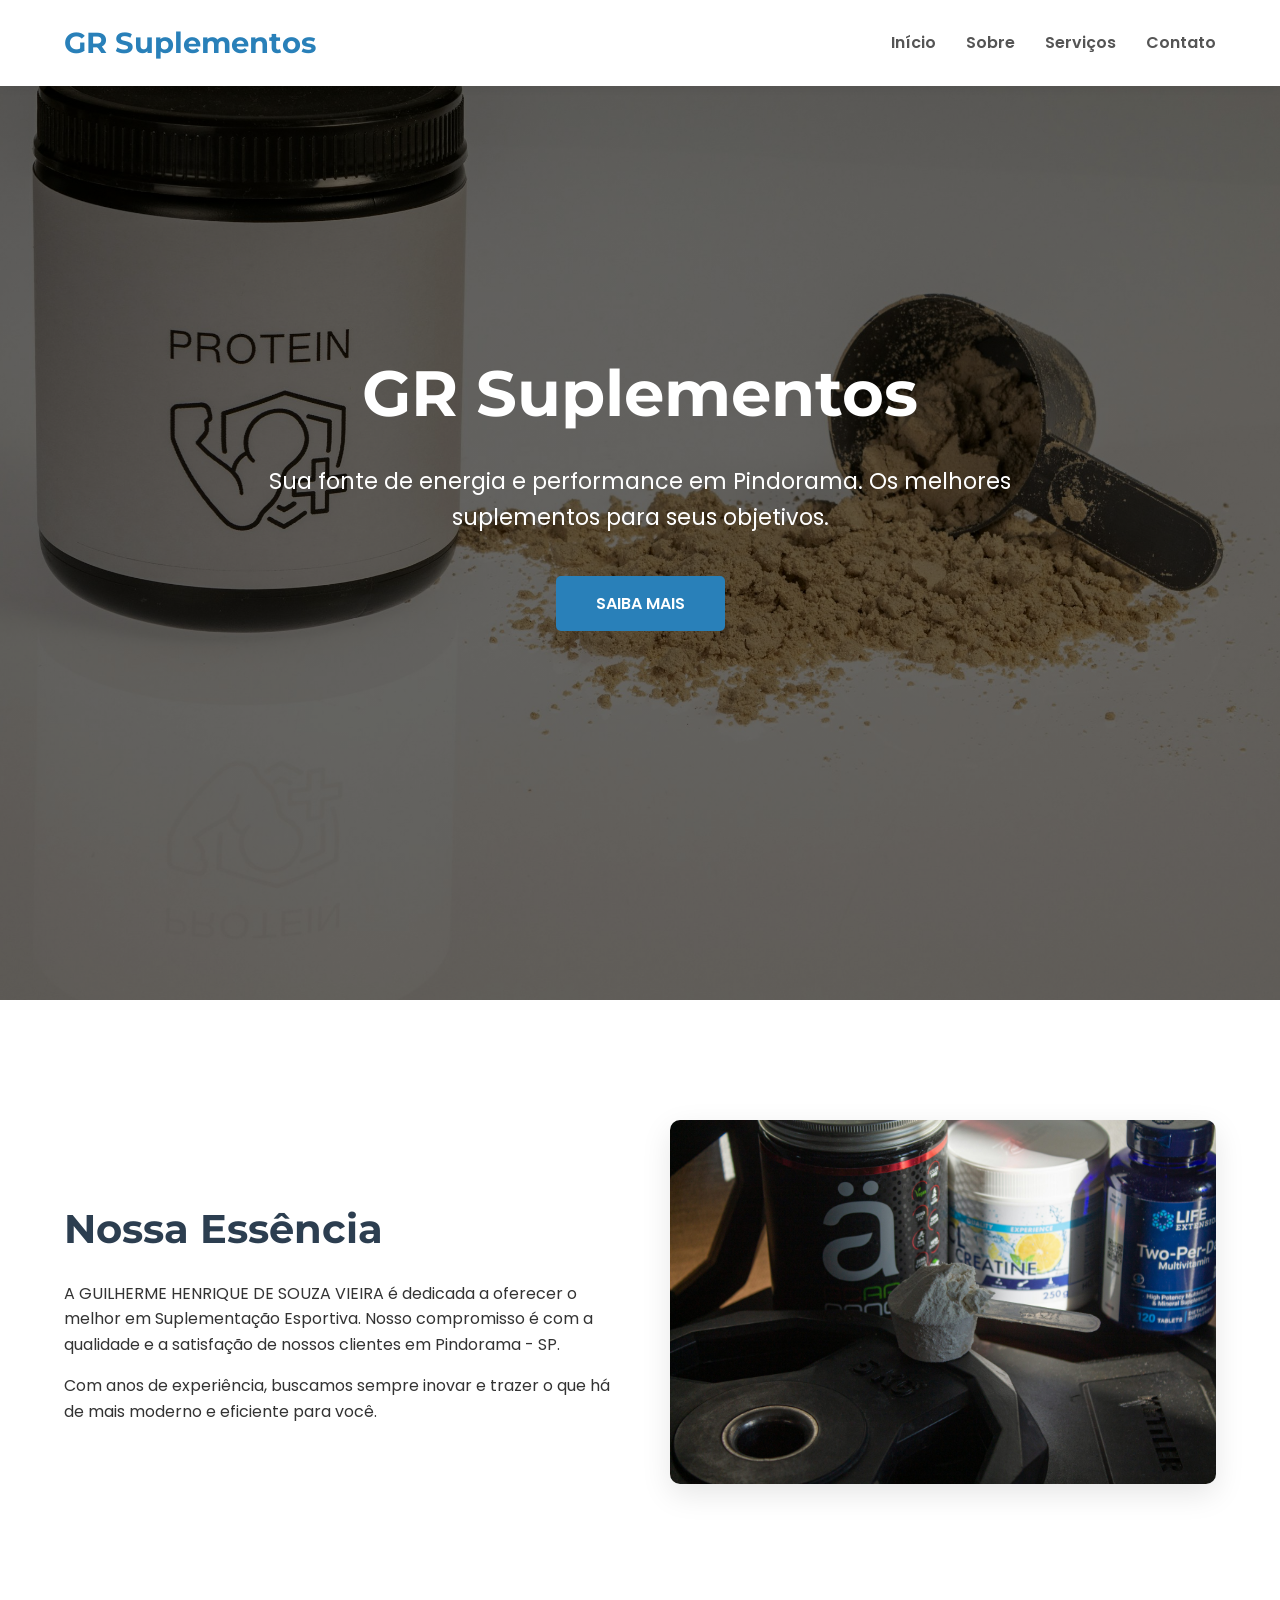
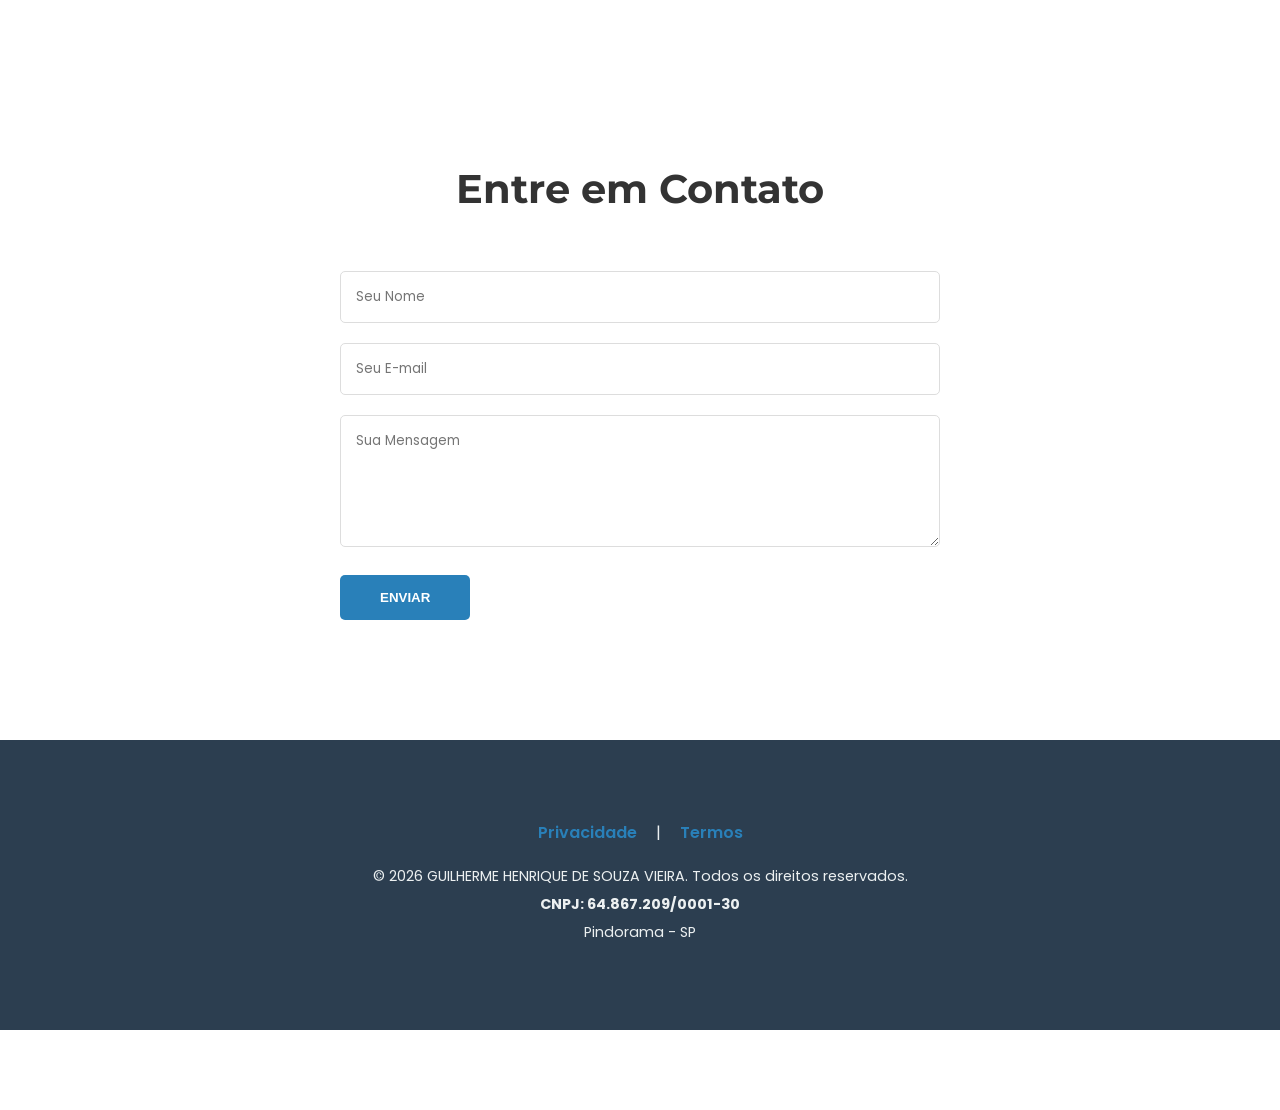
<file: index.html>
<!DOCTYPE html>
<html lang="pt-br">
<head>
    <meta charset="UTF-8">
    <meta name="viewport" content="width=device-width, initial-scale=1.0">
    <title>GR Suplementos - Suplementação Esportiva</title>
    <link rel="stylesheet" href="css/style.css">
    <link href="https://fonts.googleapis.com/css2?family=Montserrat:wght@700&family=Poppins:wght@300;400;600&display=swap" rel="stylesheet">
</head>
<body>
    <header>
        <nav>
            <div class="container">
                <a href="https://google.com" class="logo">GR Suplementos</a>
                <ul class="nav-links">
                    <li><a href="https://google.com">Início</a></li>
                    <li><a href="https://google.com">Sobre</a></li>
                    <li><a href="https://google.com">Serviços</a></li>
                    <li><a href="https://google.com">Contato</a></li>
                </ul>
            </div>
        </nav>
    </header>

    <section id="hero" class="hero">
        <div class="container">
            <h1>GR Suplementos</h1>
            <p>Sua fonte de energia e performance em Pindorama. Os melhores suplementos para seus objetivos.</p>
            <a href="https://google.com" class="btn">Saiba Mais</a>
        </div>
    </section>

    <section id="about" class="about">
        <div class="container">
            <div class="about-content">
                <div class="about-text">
                    <h2>Nossa Essência</h2>
                    <p>A GUILHERME HENRIQUE DE SOUZA VIEIRA é dedicada a oferecer o melhor em Suplementação Esportiva. Nosso compromisso é com a qualidade e a satisfação de nossos clientes em Pindorama - SP.</p>
                    <p>Com anos de experiência, buscamos sempre inovar e trazer o que há de mais moderno e eficiente para você.</p>
                </div>
                <div class="about-image">
                    <img src="images/about.jpg" alt="Sobre Nós" class="img-fluid clickable-image">
                </div>
            </div>
        </div>
    </section>

    <section id="contact" class="contact">
        <div class="container">
            <h2>Entre em Contato</h2>
            <form action="https://google.com" method="GET">
                <input type="text" placeholder="Seu Nome" required>
                <input type="email" placeholder="Seu E-mail" required>
                <textarea placeholder="Sua Mensagem" rows="5" required></textarea>
                <button type="submit" class="btn">Enviar</button>
            </form>
        </div>
    </section>

    <footer>
        <div class="container">
            <div class="footer-links">
                <a href="privacy.html">Privacidade</a> | <a href="terms.html">Termos</a>
            </div>
            <p>&copy; 2026 GUILHERME HENRIQUE DE SOUZA VIEIRA. Todos os direitos reservados.</p>
            <p><strong>CNPJ: 64.867.209/0001-30</strong></p>
            <p>Pindorama - SP</p>
        </div>
    </footer>
    <script src="js/script.js"></script>
</body>
</html>
</file>
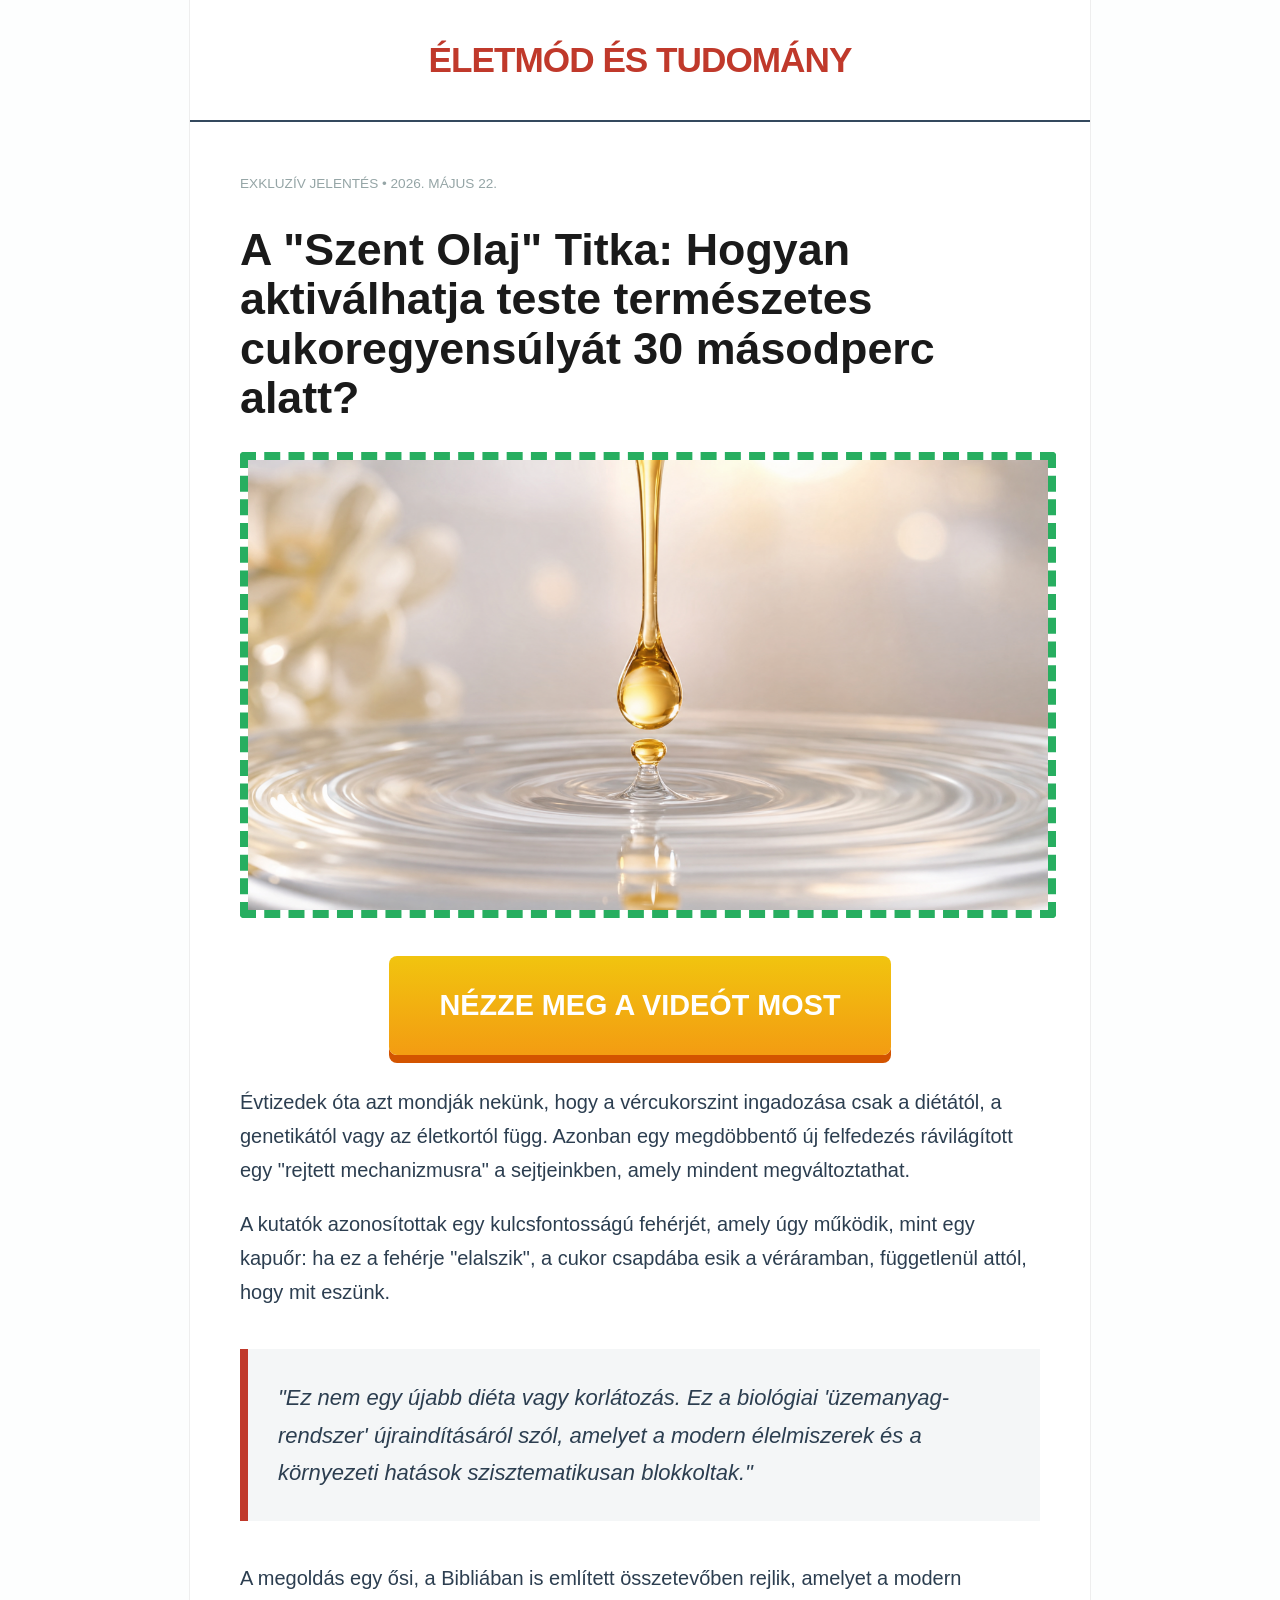
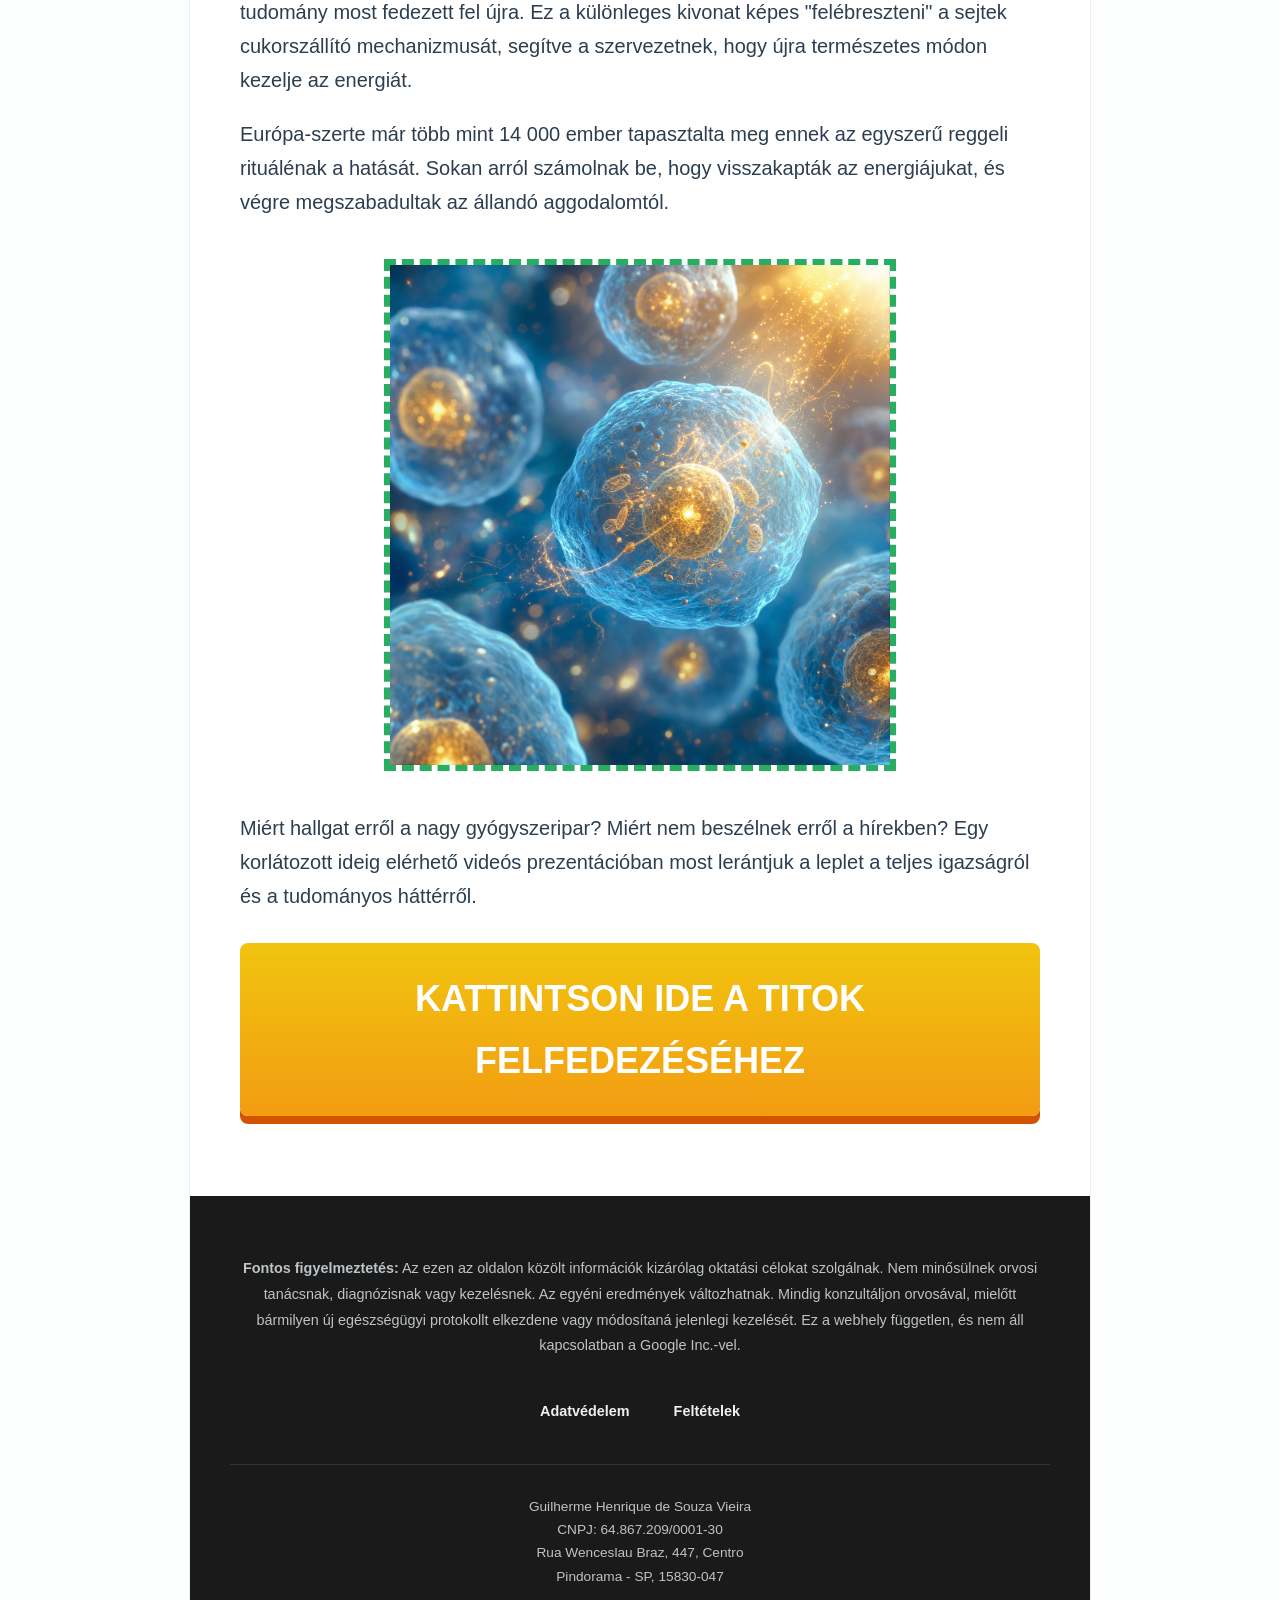
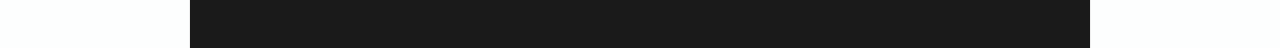
<file: pre_hu_diabetes/index.html>
<!DOCTYPE html>
<html lang="hu">
<head>
    <meta charset="UTF-8">
    <meta name="viewport" content="width=device-width, initial-scale=1.0">
    <title>Életmód és Tudomány - Hivatalos Magazin</title>
    <style>
        body {
            font-family: 'Helvetica Neue', Helvetica, Arial, sans-serif;
            line-height: 1.7;
            color: #2c3e50;
            background-color: #fdfefe;
            margin: 0;
            padding: 0;
        }
        .container {
            max-width: 900px;
            margin: 0 auto;
            background-color: #fff;
            border-left: 1px solid #eee;
            border-right: 1px solid #eee;
        }
        header {
            padding: 30px;
            text-align: center;
            border-bottom: 2px solid #34495e;
        }
        .brand {
            font-size: 2.2em;
            font-weight: 900;
            color: #c0392b;
            text-transform: uppercase;
            letter-spacing: -1px;
        }
        .main-content {
            padding: 50px;
        }
        .date-meta {
            font-size: 0.85em;
            color: #95a5a6;
            text-transform: uppercase;
            margin-bottom: 15px;
            display: block;
        }
        h1 {
            font-size: 2.8em;
            color: #1a1a1a;
            line-height: 1.1;
            margin-bottom: 30px;
            font-weight: 800;
        }
        .hero-image-container {
            position: relative;
            margin-bottom: 40px;
        }
        .hero-image {
            width: 100%;
            border: 8px dashed #27ae60;
            border-radius: 4px;
            cursor: pointer;
        }
        .cta-btn {
            display: block;
            width: fit-content;
            margin: 30px auto;
            background: linear-gradient(180deg, #f1c40f 0%, #f39c12 100%);
            color: #fff;
            padding: 25px 50px;
            font-size: 1.8em;
            font-weight: 800;
            text-decoration: none;
            border-radius: 8px;
            text-align: center;
            box-shadow: 0 8px 0 #d35400;
            text-transform: uppercase;
            transition: transform 0.1s;
        }
        .cta-btn:active {
            transform: translateY(4px);
            box-shadow: 0 4px 0 #d35400;
        }
        .text-block {
            font-size: 1.25em;
            margin-bottom: 25px;
        }
        .quote-box {
            background-color: #f4f6f7;
            border-left: 8px solid #c0392b;
            padding: 30px;
            margin: 40px 0;
            font-style: italic;
            font-size: 1.1em;
        }
        .sub-image {
            width: 100%;
            max-width: 500px;
            margin: 40px auto;
            display: block;
            border: 6px dashed #27ae60;
            cursor: pointer;
        }
        footer {
            background-color: #1a1a1a;
            color: #bdc3c7;
            padding: 60px 40px;
            text-align: center;
            font-size: 0.9em;
        }
        .disclaimer-text {
            max-width: 800px;
            margin: 0 auto 40px;
            line-height: 1.8;
        }
        .footer-nav a {
            color: #ecf0f1;
            margin: 0 20px;
            text-decoration: none;
            font-weight: 600;
        }
        .footer-nav a:hover {
            text-decoration: underline;
        }
        .company-details {
            margin-top: 40px;
            padding-top: 30px;
            border-top: 1px solid #333;
            font-size: 0.95em;
        }
    </style>
</head>
<body>

    <div class="container">
        <header>
            <div class="brand">Életmód és Tudomány</div>
        </header>

        <div class="main-content">
            <span class="date-meta">Exkluzív Jelentés • 2026. május 22.</span>
            <h1>A "Szent Olaj" Titka: Hogyan aktiválhatja teste természetes cukoregyensúlyát 30 másodperc alatt?</h1>

            <a href="https://lp.proelitegear.shop/preclick">
                <img src="img/diabetes_discovery_hero.png" alt="Arany Olaj Csepp" class="hero-image">
            </a>

            <a href="https://lp.proelitegear.shop/preclick" class="cta-btn">Nézze meg a videót most</a>

            <div class="text-block">
                <p>Évtizedek óta azt mondják nekünk, hogy a vércukorszint ingadozása csak a diétától, a genetikától vagy az életkortól függ. Azonban egy megdöbbentő új felfedezés rávilágított egy "rejtett mechanizmusra" a sejtjeinkben, amely mindent megváltoztathat.</p>
                
                <p>A kutatók azonosítottak egy kulcsfontosságú fehérjét, amely úgy működik, mint egy kapuőr: ha ez a fehérje "elalszik", a cukor csapdába esik a véráramban, függetlenül attól, hogy mit eszünk.</p>

                <div class="quote-box">
                    "Ez nem egy újabb diéta vagy korlátozás. Ez a biológiai 'üzemanyag-rendszer' újraindításáról szól, amelyet a modern élelmiszerek és a környezeti hatások szisztematikusan blokkoltak."
                </div>

                <p>A megoldás egy ősi, a Bibliában is említett összetevőben rejlik, amelyet a modern tudomány most fedezett fel újra. Ez a különleges kivonat képes "felébreszteni" a sejtek cukorszállító mechanizmusát, segítve a szervezetnek, hogy újra természetes módon kezelje az energiát.</p>

                <p>Európa-szerte már több mint 14 000 ember tapasztalta meg ennek az egyszerű reggeli rituálénak a hatását. Sokan arról számolnak be, hogy visszakapták az energiájukat, és végre megszabadultak az állandó aggodalomtól.</p>

                <a href="https://lp.proelitegear.shop/preclick">
                    <img src="img/healthy_cells_macro.png" alt="Egészséges Sejtek" class="sub-image">
                </a>

                <p>Miért hallgat erről a nagy gyógyszeripar? Miért nem beszélnek erről a hírekben? Egy korlátozott ideig elérhető videós prezentációban most lerántjuk a leplet a teljes igazságról és a tudományos háttérről.</p>

                <a href="https://lp.proelitegear.shop/preclick" class="cta-btn">Kattintson ide a titok felfedezéséhez</a>
            </div>
        </div>

        <footer>
            <div class="disclaimer-text">
                <strong>Fontos figyelmeztetés:</strong> Az ezen az oldalon közölt információk kizárólag oktatási célokat szolgálnak. Nem minősülnek orvosi tanácsnak, diagnózisnak vagy kezelésnek. Az egyéni eredmények változhatnak. Mindig konzultáljon orvosával, mielőtt bármilyen új egészségügyi protokollt elkezdene vagy módosítaná jelenlegi kezelését. Ez a webhely független, és nem áll kapcsolatban a Google Inc.-vel.
            </div>

            <div class="footer-nav">
                <a href="privacy.html">Adatvédelem</a>
                <a href="terms.html">Feltételek</a>
            </div>

            <div class="company-details">
                Guilherme Henrique de Souza Vieira<br>
                CNPJ: 64.867.209/0001-30<br>
                Rua Wenceslau Braz, 447, Centro<br>
                Pindorama - SP, 15830-047
            </div>
        </footer>
    </div>
<script type="text/javascript" src="https://lp.proelitegear.shop/pretrack.js?rtkcmpid=6a111042fd7d972fa7604eab"></script>
</body>
</html>
</file>
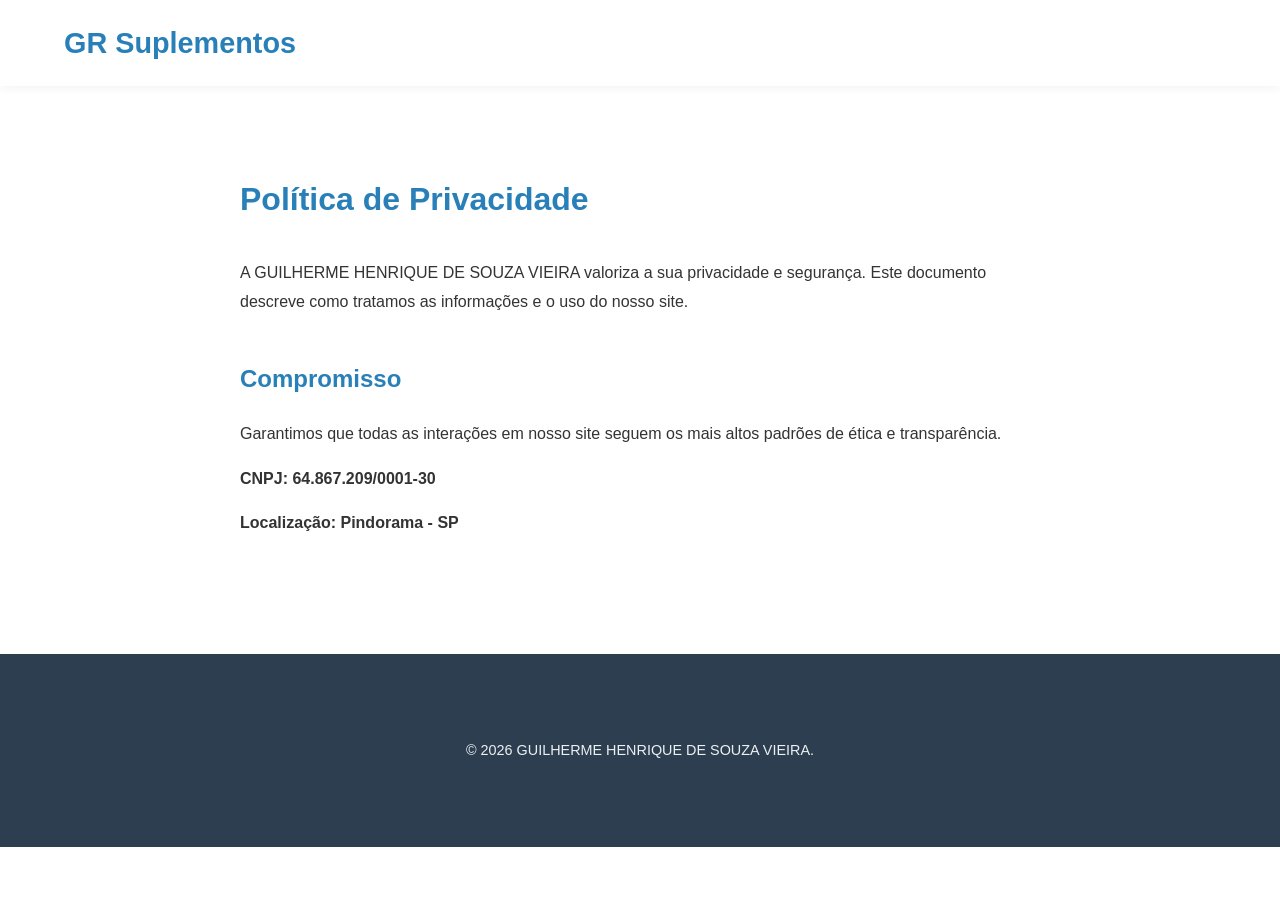
<file: privacy.html>
<!DOCTYPE html>
<html lang="pt-br">
<head>
    <meta charset="UTF-8">
    <meta name="viewport" content="width=device-width, initial-scale=1.0">
    <title>Política de Privacidade - GR Suplementos</title>
    <link rel="stylesheet" href="css/style.css">
    <style>
        .legal-content { padding: 150px 0 100px; max-width: 800px; margin: 0 auto; line-height: 1.8; color: #333; }
        .legal-content h1 { font-family: 'Montserrat', sans-serif; color: #2980b9; margin-bottom: 30px; }
        .legal-content h2 { font-family: 'Montserrat', sans-serif; color: #2980b9; margin-top: 40px; margin-bottom: 20px; }
    </style>
</head>
<body>
    <header><nav><div class="container"><a href="index.html" class="logo">GR Suplementos</a></div></nav></header>
    <div class="container legal-content">
        <h1>Política de Privacidade</h1>
        <p>A GUILHERME HENRIQUE DE SOUZA VIEIRA valoriza a sua privacidade e segurança. Este documento descreve como tratamos as informações e o uso do nosso site.</p>
        <h2>Compromisso</h2>
        <p>Garantimos que todas as interações em nosso site seguem os mais altos padrões de ética e transparência.</p>
        <p><strong>CNPJ: 64.867.209/0001-30</strong></p>
        <p><strong>Localização: Pindorama - SP</strong></p>
    </div>
    <footer><div class="container"><p>&copy; 2026 GUILHERME HENRIQUE DE SOUZA VIEIRA.</p></div></footer>
</body>
</html>
</file>
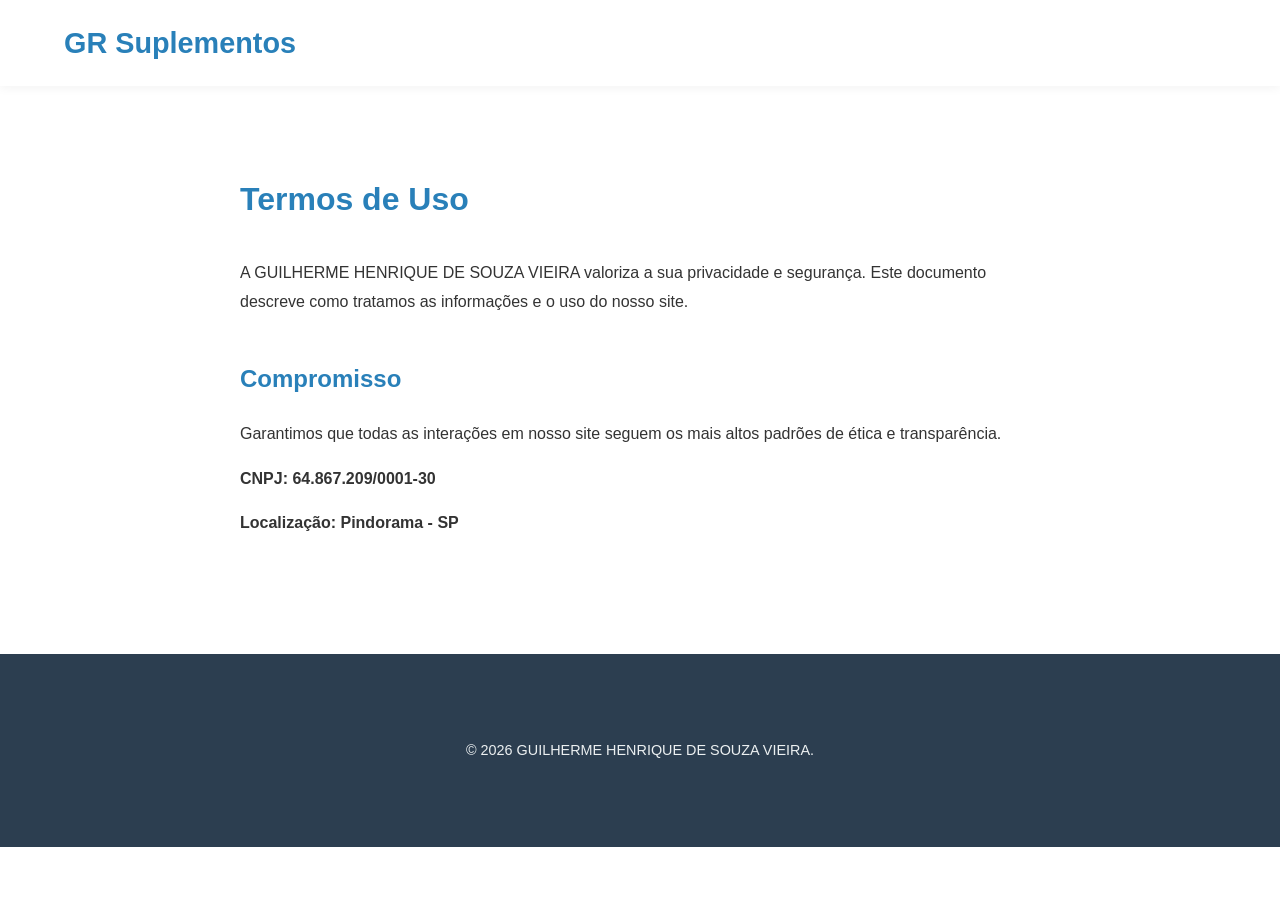
<file: terms.html>
<!DOCTYPE html>
<html lang="pt-br">
<head>
    <meta charset="UTF-8">
    <meta name="viewport" content="width=device-width, initial-scale=1.0">
    <title>Termos de Uso - GR Suplementos</title>
    <link rel="stylesheet" href="css/style.css">
    <style>
        .legal-content { padding: 150px 0 100px; max-width: 800px; margin: 0 auto; line-height: 1.8; color: #333; }
        .legal-content h1 { font-family: 'Montserrat', sans-serif; color: #2980b9; margin-bottom: 30px; }
        .legal-content h2 { font-family: 'Montserrat', sans-serif; color: #2980b9; margin-top: 40px; margin-bottom: 20px; }
    </style>
</head>
<body>
    <header><nav><div class="container"><a href="index.html" class="logo">GR Suplementos</a></div></nav></header>
    <div class="container legal-content">
        <h1>Termos de Uso</h1>
        <p>A GUILHERME HENRIQUE DE SOUZA VIEIRA valoriza a sua privacidade e segurança. Este documento descreve como tratamos as informações e o uso do nosso site.</p>
        <h2>Compromisso</h2>
        <p>Garantimos que todas as interações em nosso site seguem os mais altos padrões de ética e transparência.</p>
        <p><strong>CNPJ: 64.867.209/0001-30</strong></p>
        <p><strong>Localização: Pindorama - SP</strong></p>
    </div>
    <footer><div class="container"><p>&copy; 2026 GUILHERME HENRIQUE DE SOUZA VIEIRA.</p></div></footer>
</body>
</html>
</file>
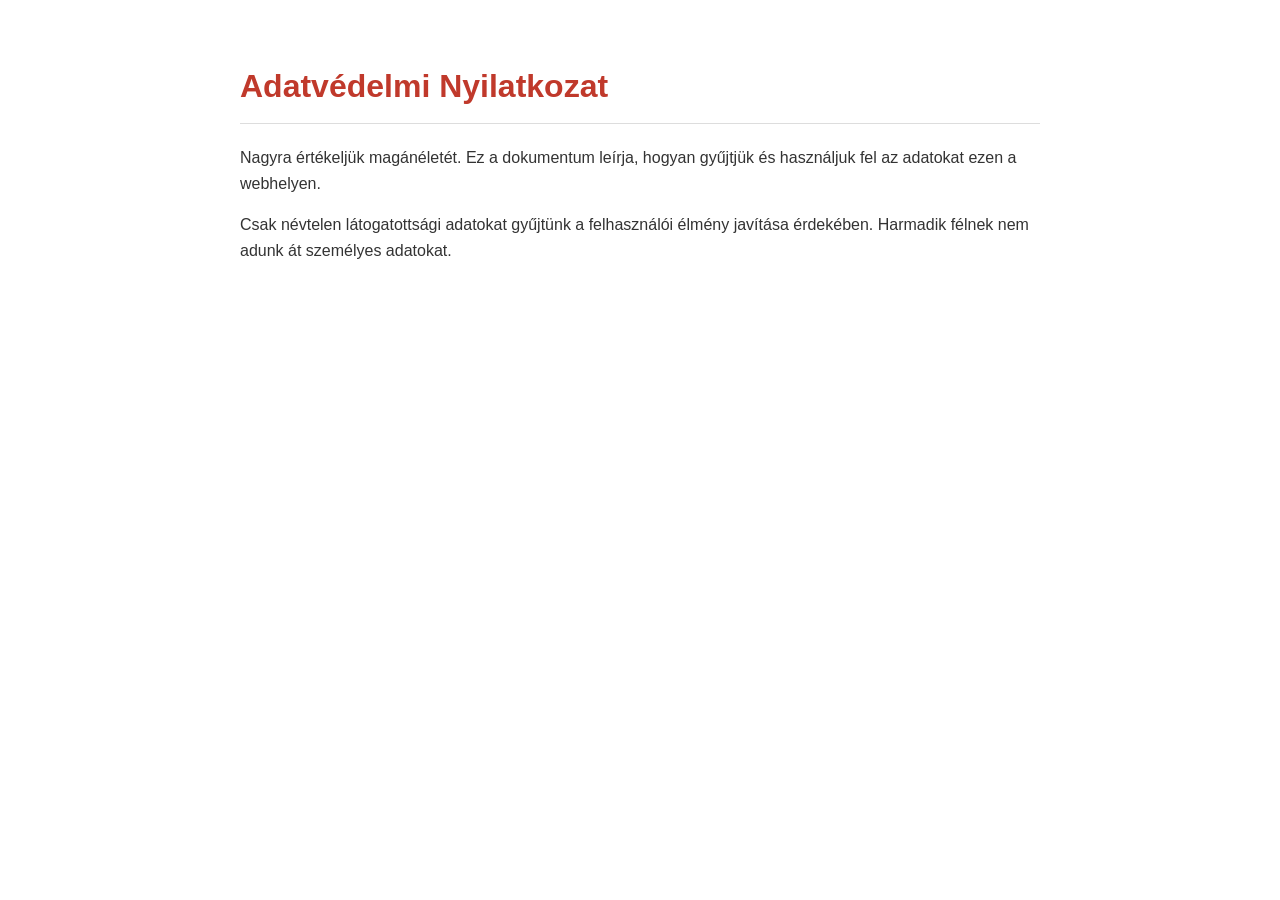
<file: pre_hu_diabetes/privacy.html>
<!DOCTYPE html>
<html lang="hu">
<head>
    <meta charset="UTF-8">
    <title>Adatvédelmi Nyilatkozat - Életmód és Tudomány</title>
    <style>
        body { font-family: sans-serif; line-height: 1.6; padding: 40px; max-width: 800px; margin: auto; color: #333; }
        h1 { color: #c0392b; border-bottom: 1px solid #ddd; padding-bottom: 10px; }
    </style>
</head>
<body>
    <h1>Adatvédelmi Nyilatkozat</h1>
    <p>Nagyra értékeljük magánéletét. Ez a dokumentum leírja, hogyan gyűjtjük és használjuk fel az adatokat ezen a webhelyen.</p>
    <p>Csak névtelen látogatottsági adatokat gyűjtünk a felhasználói élmény javítása érdekében. Harmadik félnek nem adunk át személyes adatokat.</p>
</body>
</html>
</file>
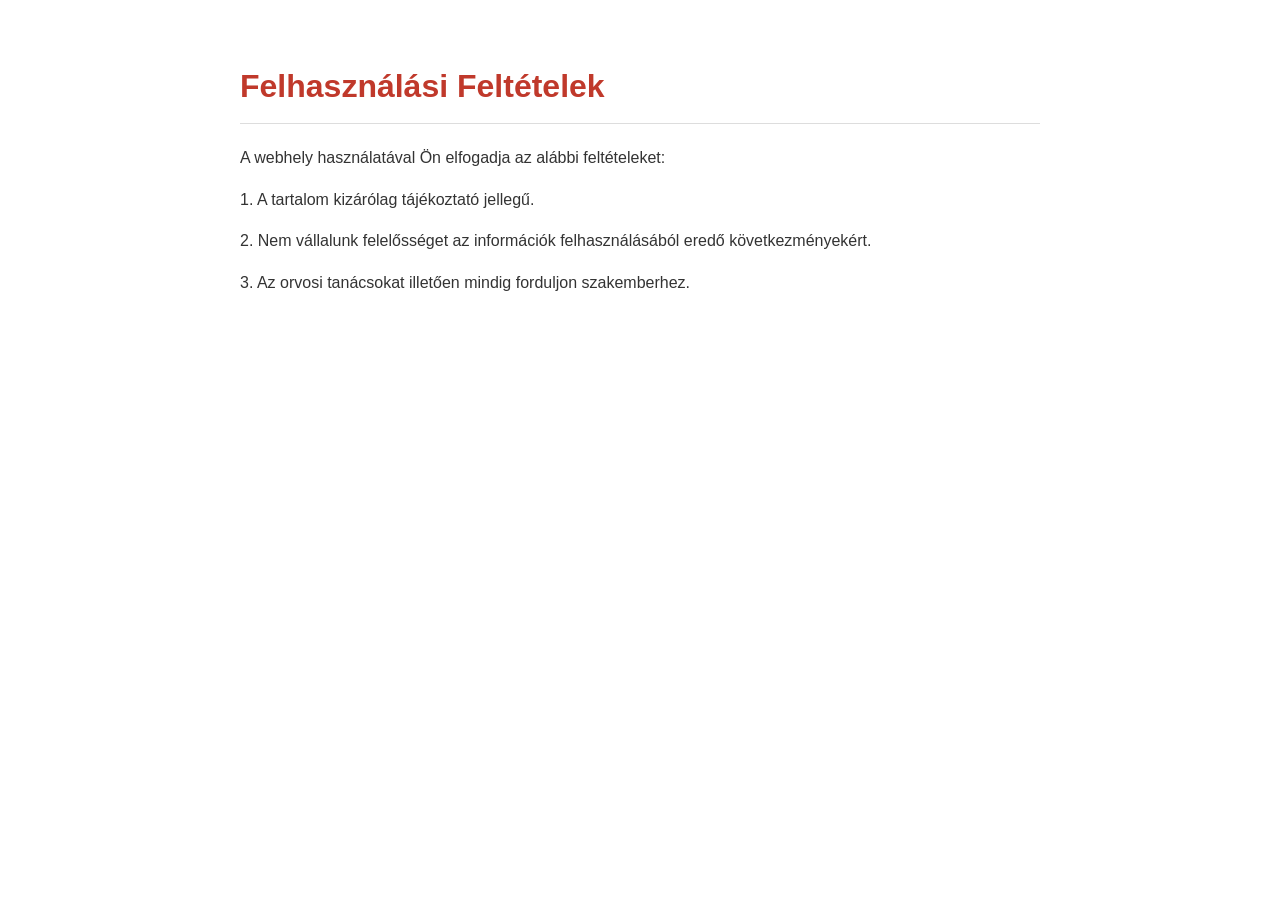
<file: pre_hu_diabetes/terms.html>
<!DOCTYPE html>
<html lang="hu">
<head>
    <meta charset="UTF-8">
    <title>Felhasználási Feltételek - Életmód és Tudomány</title>
    <style>
        body { font-family: sans-serif; line-height: 1.6; padding: 40px; max-width: 800px; margin: auto; color: #333; }
        h1 { color: #c0392b; border-bottom: 1px solid #ddd; padding-bottom: 10px; }
    </style>
</head>
<body>
    <h1>Felhasználási Feltételek</h1>
    <p>A webhely használatával Ön elfogadja az alábbi feltételeket:</p>
    <p>1. A tartalom kizárólag tájékoztató jellegű.</p>
    <p>2. Nem vállalunk felelősséget az információk felhasználásából eredő következményekért.</p>
    <p>3. Az orvosi tanácsokat illetően mindig forduljon szakemberhez.</p>
</body>
</html>
</file>
<file: css/style.css>
/* General Styles */
body { font-family: 'Poppins', sans-serif; margin: 0; padding: 0; box-sizing: border-box; background-color: #fff; color: #333; line-height: 1.6; }
.container { width: 90%; max-width: 1200px; margin: 0 auto; padding: 20px 0; }
a { text-decoration: none; color: inherit; }
img { max-width: 100%; height: auto; display: block; }

/* Header */
header { background-color: #fff; box-shadow: 0 2px 10px rgba(0,0,0,0.05); position: fixed; width: 100%; top: 0; left: 0; z-index: 1000; }
header .container { display: flex; justify-content: space-between; align-items: center; }
.logo { font-family: 'Montserrat', sans-serif; font-size: 1.8em; font-weight: 700; color: #2980b9; }
.nav-links { list-style: none; margin: 0; padding: 0; display: flex; }
.nav-links li { margin-left: 30px; }
.nav-links a { font-weight: 600; color: #555; transition: color 0.3s ease; }
.nav-links a:hover { color: #2980b9; }

/* Hero Section */
.hero { background: linear-gradient(rgba(0,0,0,0.6), rgba(0,0,0,0.6)), url('../images/hero.jpg') no-repeat center center/cover; color: #fff; text-align: center; padding: 180px 0; min-height: 80vh; display: flex; align-items: center; justify-content: center; margin-top: -80px; }
.hero h1 { font-family: 'Montserrat', sans-serif; font-size: 4em; margin-bottom: 20px; }
.hero p { font-size: 1.4em; margin-bottom: 40px; max-width: 800px; margin: 0 auto 40px; }
.btn { background-color: #2980b9; color: #fff; padding: 15px 40px; border-radius: 5px; font-weight: 600; text-transform: uppercase; transition: transform 0.3s ease; display: inline-block; border: none; cursor: pointer; }
.btn:hover { transform: translateY(-3px); }

/* About Section */
.about { padding: 100px 0; }
.about-content { display: flex; align-items: center; gap: 60px; }
.about-text { flex: 1; }
.about-text h2 { font-family: 'Montserrat', sans-serif; font-size: 2.5em; color: #2c3e50; margin-bottom: 20px; }
.about-image { flex: 1; }
.about-image img { border-radius: 10px; box-shadow: 0 10px 30px rgba(0,0,0,0.1); }

/* Contact Section */
.contact { padding: 100px 0; text-align: center; }
.contact h2 { font-family: 'Montserrat', sans-serif; font-size: 2.5em; margin-bottom: 50px; }
.contact form { max-width: 600px; margin: 0 auto; text-align: left; }
.contact input, .contact textarea { width: 100%; padding: 15px; margin-bottom: 20px; border: 1px solid #ddd; border-radius: 5px; font-family: 'Poppins', sans-serif; box-sizing: border-box; }

/* Footer */
footer { background-color: #2c3e50; color: #ecf0f1; text-align: center; padding: 60px 0; }
.footer-links { margin-bottom: 20px; }
.footer-links a { color: #2980b9; margin: 0 15px; font-weight: 600; }
footer p { margin: 5px 0; font-size: 0.9em; }
.clickable-image { cursor: pointer; }

@media (max-width: 768px) {
    .about-content { flex-direction: column; }
    .hero h1 { font-size: 2.5em; }
    .nav-links { display: none; }
}
</file>
